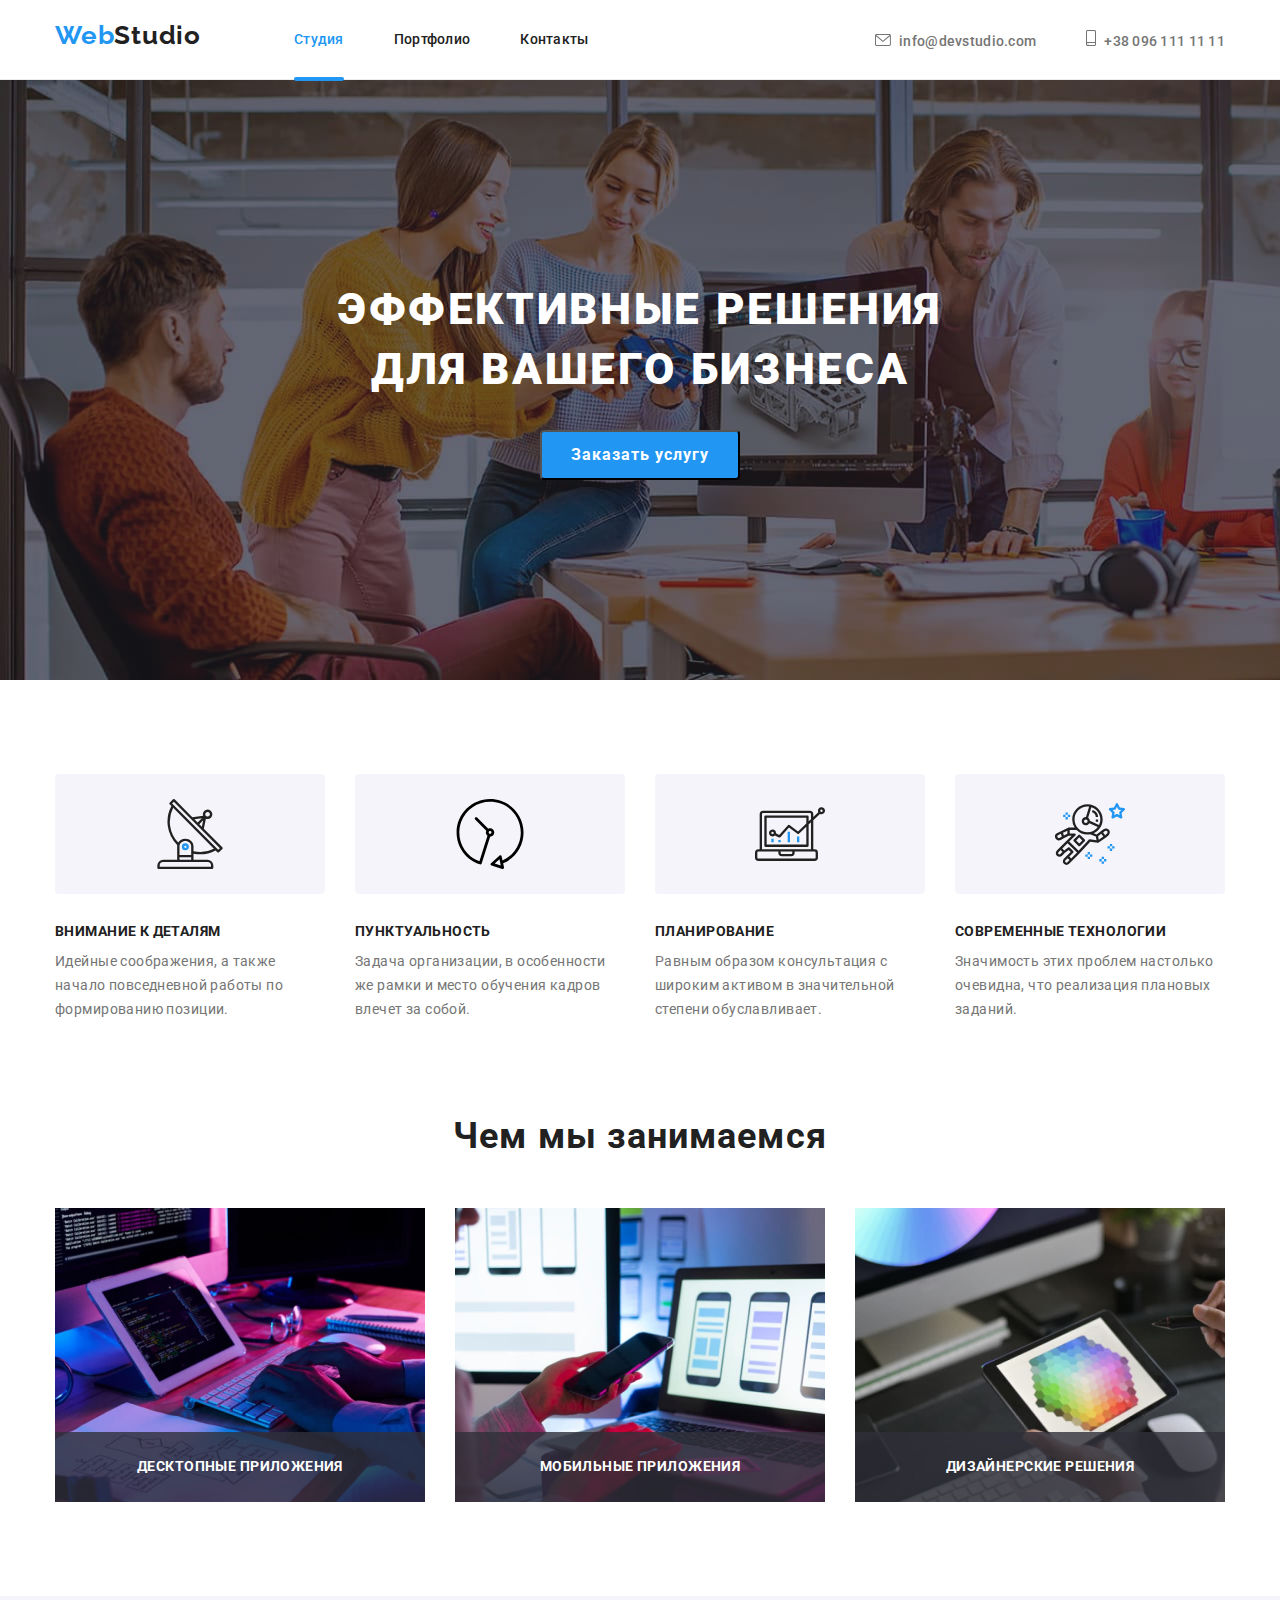
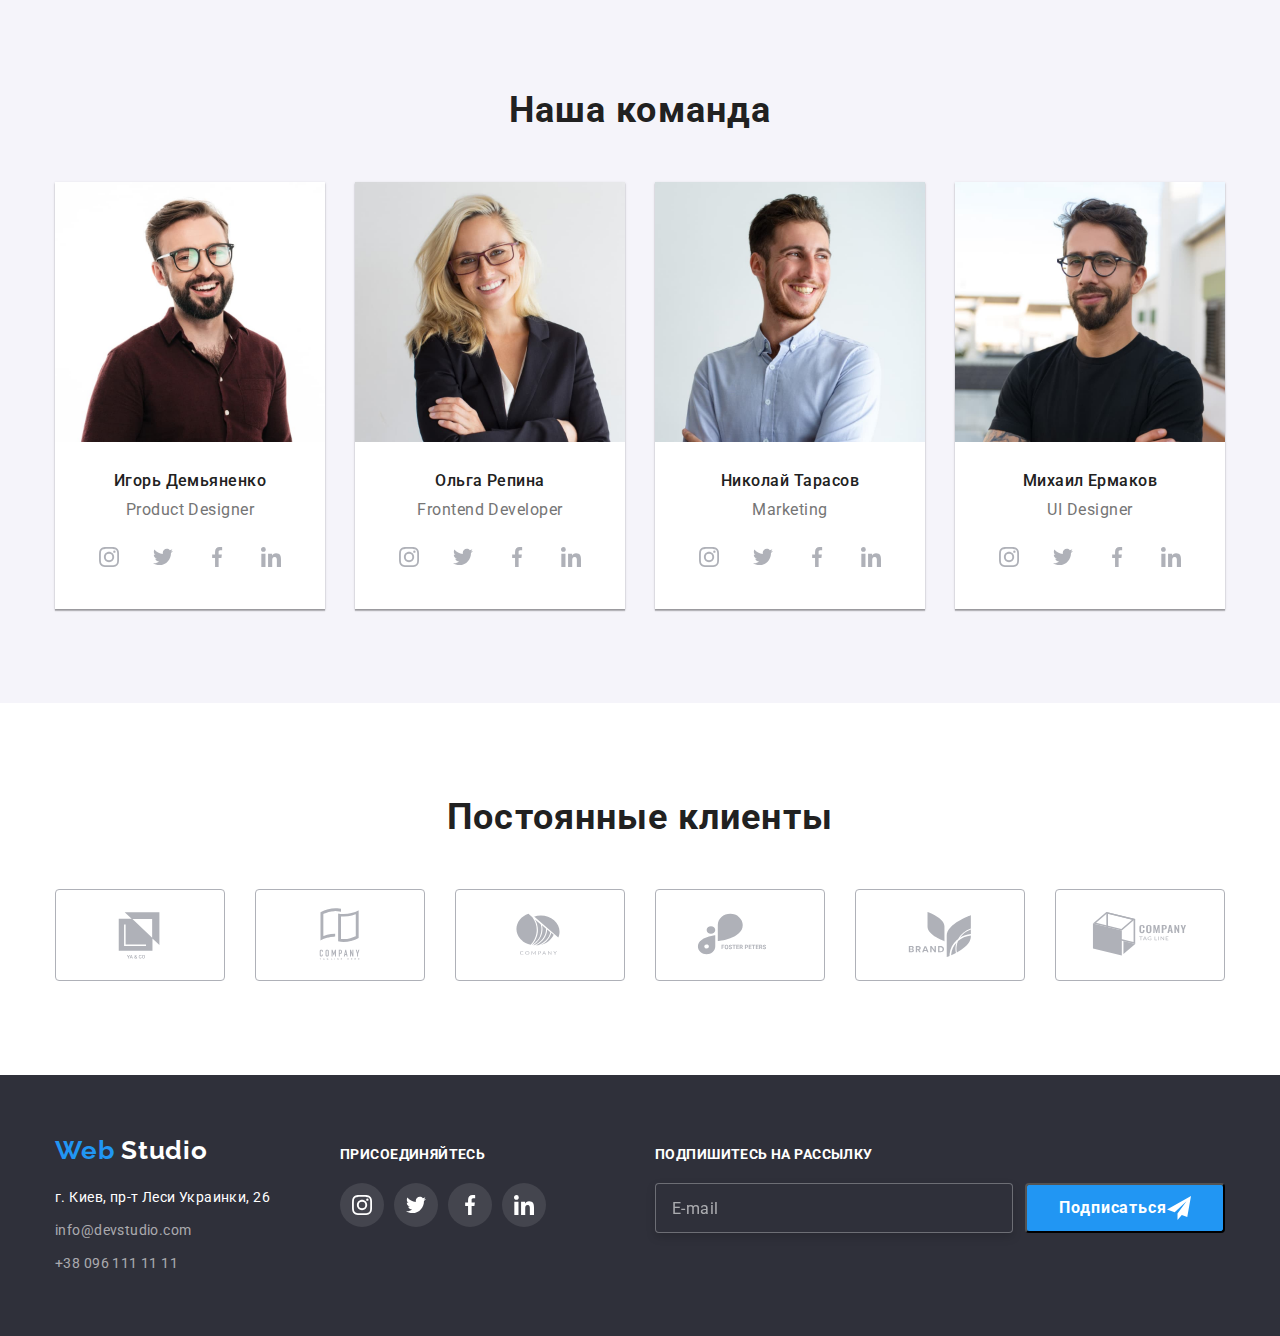
<file: index.html>
<!DOCTYPE html>
<html lang="ru">
	<head>
		<meta charset="UTF-8" />
		<meta http-equiv="X-UA-Compatible" content="IE=edge" />
		<meta name="viewport" content="width=device-width, initial-scale=1.0" />
		<title>WebStudio</title>
		<link
			rel="stylesheet"
			href="https://cdnjs.cloudflare.com/ajax/libs/modern-normalize/1.1.0/modern-normalize.min.css"
		/>
		<link rel="stylesheet" href="./css/main.min.css" />
		<link rel="preconnect" href="https://fonts.googleapis.com" />
		<link rel="preconnect" href="https://fonts.gstatic.com" crossorigin />
		<link
			href="https://fonts.googleapis.com/css2?family=Raleway:wght@700&family=Roboto:wght@400;500;700;900&display=swap"
			rel="stylesheet"
		/>
	</head>
	<body>
		<header class="header">
			<div class="container top">
				<nav class="navigation">
					<a href="./index.html" class="navigation__logo link">
						<span class="part-link">Web</span>
						Studio
					</a>
					<ul class="navigation__list list">
						<li class="navigation__item"><a class="navigation__link link menu-link current" href="">Студия</a></li>
						<li class="navigation__item">
							<a class="navigation__link link menu-link" href="portfolio.html">Портфолио</a>
						</li>
						<li class="navigation__item"><a class="navigation__link link menu-link" href="">Контакты</a></li>
					</ul>
				</nav>
				<ul class="contacts list">
					<li class="contacts__item">
						<a href="mailto:info@devstudio.com" target="_blank" rel="noreferrer noopener" class="contacts__link link">
							<svg class="icon-envelope" width="16px" height="12px">
								<use href="./img/icons.svg#icon-envelope"></use>
							</svg>
							info@devstudio.com
						</a>
					</li>
					<li class="contacts__item">
						<a
							href="tel:+380961111111"
							target="_blank"
							rel="noreferrer noopener"
							class="contacts__link link smartphon-link"
						>
							<svg class="icon-smartphone" width="10px" height="16px">
								<use href="./img/icons.svg#icon-smartphone"></use>
							</svg>
							+38 096 111 11 11
						</a>
					</li>
				</ul>
				<button class="menu-open" type="button">
					<svg class="icon-menu" width="40px" height="40px">
						<use href="./img/icons.svg#icon-menu"></use>
					</svg>
				</button>
			</div>
			<div class="mob-menu is-hidden">
				<div class="container">
					<button class="menu-close" type="button">
						<svg class="icon-close" width="40px" height="40px">
							<use href="./img/icons.svg#icon-close"></use>
						</svg>
					</button>
					<nav class="mob-navigation">
						<ul class="mob-navigation__list list">
							<li class="mob-navigation__item">
								<a class="mob-navigation__link link menu-link current" href="">Студия</a>
							</li>
							<li class="mob-navigation__item">
								<a class="mob-navigation__link link menu-link" href="portfolio.html">Портфолио</a>
							</li>
							<li class="mob-navigation__item"><a class="mob-navigation__link link menu-link" href="">Контакты</a></li>
						</ul>
					</nav>
					<ul class="mob-contacts list">
						<li class="mob-contacts__item">
							<a
								href="mailto:info@devstudio.com"
								target="_blank"
								rel="noreferrer noopener"
								class="mob-contacts__link link"
							>
								<svg class="icon-envelope" width="16px" height="12px">
									<use href="./img/icons.svg#icon-envelope"></use>
								</svg>
								info@devstudio.com
							</a>
						</li>
						<li class="mob-contacts__item">
							<a
								href="tel:+380961111111"
								target="_blank"
								rel="noreferrer noopener"
								class="mob-contacts__link link mob-smartphon-link"
							>
								<svg class="icon-smartphone" width="10px" height="16px">
									<use href="./img/icons.svg#icon-smartphone"></use>
								</svg>
								+38 096 111 11 11
							</a>
						</li>
					</ul>
					<ul class="networks list">
						<li class="networks-item"><a href="" class="networks-link link">Instagram</a></li>
						<li class="networks-item"><a href="" class="networks-link link">Twitter</a></li>
						<li class="networks-item"><a href="" class="networks-link link">Linkedin</a></li>
						<li class="networks-item"><a href="" class="networks-link link">Facebook</a></li>
					</ul>
				</div>
			</div>
		</header>
		<main>
			<div class="backdrop is-hidden" data-modal>
				<div class="modal">
					<button type="button" class="modal__close-btn" data-modal-close>
						<svg class="close-icon" width="11px" height="11px"><use href="./img/icons.svg#icon-cross"></use></svg>
					</button>
					<p class="modal__title">Оставьте свои данные, мы вам перезвоним</p>
					<form class="modal-form">
						<div class="modal-inputs">
							<div class="modal-inputs__field">
								<label class="modal-inputs__label" for="user-name">Имя</label>
								<div class="input-div">
									<input type="text" class="modal-inputs__input" name="user-name" id="user-name" required />
									<svg class="modal-inputs__icon" width="18" height="18">
										<use href="./img/icons.svg#icon-person"></use>
									</svg>
								</div>
							</div>
							<div class="modal-inputs__field">
								<label class="modal-inputs__label" for="user-tel">Телефон</label>
								<div class="input-div">
									<input type="tel" class="modal-inputs__input" name="user-tel" id="user-tel" required />
									<svg class="modal-inputs__icon" width="18" height="18">
										<use href="./img/icons.svg#icon-phone"></use>
									</svg>
								</div>
							</div>
							<div class="modal-inputs__field">
								<label class="modal-inputs__label" for="user-email">Почта</label>
								<div class="input-div">
									<input type="email" class="modal-inputs__input" name="user-email" id="user-email" required />
									<svg class="modal-inputs__icon" width="18" height="18">
										<use href="./img/icons.svg#icon-email"></use>
									</svg>
								</div>
							</div>
							<div class="modal-inputs__field">
								<label class="modal-inputs__label" for="user-text">Комментарий</label>
								<textarea
									class="modal-inputs__text"
									name="user-text"
									id="user-text"
									placeholder="Введите текст"
								></textarea>
							</div>
						</div>
						<div class="checkbox">
							<label class="checkbox__label">
								<input class="checkbox__input" type="checkbox" name="agree" />
								<span class="icon-span"></span>
								Соглашаюсь с рассылкой и принимаю
								<a class="checkbox__link" href="">&nbsp;Условия договора</a>
							</label>
						</div>
						<button class="btn modal-form__btn" type="submit">Отправить</button>
					</form>
				</div>
			</div>
			<section class="hero section">
				<div class="container">
					<h1 class="hero__title">ЭФФЕКТИВНЫЕ РЕШЕНИЯ ДЛЯ ВАШЕГО БИЗНЕСА</h1>
					<button data-modal-open class="btn" type="button">Заказать услугу</button>
				</div>
			</section>
			<section class="features section">
				<div class="container explanation">
					<h2 class="visually-hidden">Features</h2>
					<ul class="features__list list">
						<li class="features__item">
							<div class="features__block">
								<svg class="icon-antenna" width="70px" height="70px">
									<use href="./img/icons.svg#icon-antenna"></use>
								</svg>
							</div>
							<h3 class="features__title">Внимание к деталям</h3>
							<p class="features__text">
								Идейные соображения, а также начало повседневной работы по формированию позиции.
							</p>
						</li>
						<li class="features__item">
							<div class="features__block">
								<svg class="icon-vector" width="70px" height="70px">
									<use href="./img/icons.svg#icon-vector"></use>
								</svg>
							</div>
							<h3 class="features__title">Пунктуальность</h3>
							<p class="features__text">
								Задача организации, в особенности же рамки и место обучения кадров влечет за собой.
							</p>
						</li>
						<li class="features__item">
							<div class="features__block">
								<svg class="icon-diagram" width="70px" height="70px">
									<use href="./img/icons.svg#icon-diagram"></use>
								</svg>
							</div>
							<h3 class="features__title">Планирование</h3>
							<p class="features__text">
								Равным образом консультация с широким активом в значительной степени обуславливает.
							</p>
						</li>
						<li class="features__item">
							<div class="features__block">
								<svg class="icon-astronaut" width="70px" height="70px">
									<use href="./img/icons.svg#icon-astronaut"></use>
								</svg>
							</div>
							<h3 class="features__title">Современные технологии</h3>
							<p class="features__text">Значимость этих проблем настолько очевидна, что реализация плановых заданий.</p>
						</li>
					</ul>
				</div>
			</section>
			<section class="section services">
				<div class="container">
					<h2 class="section__title">Чем мы занимаемся</h2>
					<ul class="list work">
						<li class="work__item">
							<picture>
								<source srcset="./img/img.jpg 1x, ./img/img-2x.jpg 2x" media="(min-width:1200px)" />
								<img class="image" src="./img/img.jpg" alt="работа" width="370" height="294" />
							</picture>
							<div class="work__div"><p class="work__text">Десктопные приложения</p></div>
						</li>
						<li class="work__item">
							<picture>
								<source srcset="./img/laptop.jpg 1x, ./img/laptop-2x.jpg 2x" media="(min-width:1200px)" />
								<img class="image" src="./img/laptop.jpg" alt="работа" width="370" height="294" />
							</picture>
							<div class="work__div"><p class="work__text">Мобильные приложения</p></div>
						</li>
						<li class="work__item">
							<picture>
								<source srcset="./img/tablet.jpg 1x, ./img/tablet-2x.jpg 2x" media="(min-width:1200px)" />
								<img class="image" src="./img/tablet.jpg" alt="работа" width="370" height="294" />
							</picture>
							<div class="work__div"><p class="work__text">Дизайнерские решения</p></div>
						</li>
					</ul>
				</div>
			</section>
			<section class="section team">
				<div class="container persons">
					<h2 class="section__title">Наша команда</h2>
					<ul class="cards list">
						<li class="cards__list">
							<picture>
								<source srcset="./img/Igor.jpg 1x, ./img/igor-2x.jpg 2x" media="(min-width:1200px)" />
								<source srcset="./img/igor-tab.jpg 1x, ./img/igor-tab-2x.jpg 2x" media="(min-width:768px)" />
								<source srcset="./img/igor-mob.jpg 1x, ./img/igor-mob-2x.jpg 2x" media="(max-width:767px)" />
								<img src="./img/igor-mob.jpg" alt="Игорь" class="image" width="450" height="460" />
							</picture>
							<div class="cards__div">
								<h3 class="cards__title">Игорь Демьяненко</h3>
								<p class="cards__text">Product Designer</p>
								<ul class="social-list list">
									<li class="social-list__item">
										<a href="" class="social-list__link">
											<svg class="social-list__icon" width="20px" height="20px">
												<use href="./img/icons.svg#icon-instagram"></use>
											</svg>
										</a>
									</li>
									<li class="social-list__item">
										<a href="" class="social-list__link">
											<svg class="social-list__icon" width="20px" height="20px">
												<use href="./img/icons.svg#icon-twitter"></use>
											</svg>
										</a>
									</li>
									<li class="social-list__item">
										<a href="" class="social-list__link">
											<svg class="social-list__icon" width="20px" height="20px">
												<use href="./img/icons.svg#icon-facebook"></use>
											</svg>
										</a>
									</li>
									<li class="social-list__item">
										<a href="" class="social-list__link">
											<svg class="social-list__icon" width="20px" height="20px">
												<use href="./img/icons.svg#icon-linkedin"></use>
											</svg>
										</a>
									</li>
								</ul>
							</div>
						</li>
						<li class="cards__list">
							<picture>
								<source srcset="./img/Olga.jpg 1x, ./img/olga-2x.jpg 2x" media="(min-width:1200px)" />
								<source srcset="./img/olga-tab.jpg 1x, ./img/olga-tab-2x.jpg 2x" media="(min-width:768px)" />
								<source srcset="./img/olga-mob.jpg 1x, ./img/olga-mob-2x.jpg 2x" media="(max-width:767px)" />
								<img src="./img/olga-mob.jpg" alt="Ольга" class="image" width="450" height="460" />
							</picture>
							<div class="cards__div">
								<h3 class="cards__title">Ольга Репина</h3>
								<p class="cards__text">Frontend Developer</p>
								<ul class="social-list list">
									<li class="social-list__item">
										<a href="" class="social-list__link">
											<svg class="social-list__icon" width="20px" height="20px">
												<use href="./img/icons.svg#icon-instagram"></use>
											</svg>
										</a>
									</li>
									<li class="social-list__item">
										<a href="" class="social-list__link">
											<svg class="social-list__icon" width="20px" height="20px">
												<use href="./img/icons.svg#icon-twitter"></use>
											</svg>
										</a>
									</li>
									<li class="social-list__item">
										<a href="" class="social-list__link">
											<svg class="social-list__icon" width="20px" height="20px">
												<use href="./img/icons.svg#icon-facebook"></use>
											</svg>
										</a>
									</li>
									<li class="social-list__item">
										<a href="" class="social-list__link">
											<svg class="social-list__icon" width="20px" height="20px">
												<use href="./img/icons.svg#icon-linkedin"></use>
											</svg>
										</a>
									</li>
								</ul>
							</div>
						</li>
						<li class="cards__list">
							<picture>
								<source srcset="./img/Nick.jpg 1x, ./img/nick-2x.jpg 2x" media="(min-width:1200px)" />
								<source srcset="./img/nick-tab.jpg 1x, ./img/nick-tab-2x.jpg 2x" media="(min-width:768px)" />
								<source srcset="./img/nick-mob.jpg 1x, ./img/nick-mob-2x.jpg 2x" media="(max-width:767px)" />
								<img src="./img/nick-mob.jpg" alt="Николай" class="image" width="450" height="460" />
							</picture>
							<div class="cards__div">
								<h3 class="cards__title">Николай Тарасов</h3>
								<p class="cards__text">Marketing</p>
								<ul class="social-list list">
									<li class="social-list__item">
										<a href="" class="social-list__link">
											<svg class="social-list__icon" width="20px" height="20px">
												<use href="./img/icons.svg#icon-instagram"></use>
											</svg>
										</a>
									</li>
									<li class="social-list__item">
										<a href="" class="social-list__link">
											<svg class="social-list__icon" width="20px" height="20px">
												<use href="./img/icons.svg#icon-twitter"></use>
											</svg>
										</a>
									</li>
									<li class="social-list__item">
										<a href="" class="social-list__link">
											<svg class="social-list__icon" width="20px" height="20px">
												<use href="./img/icons.svg#icon-facebook"></use>
											</svg>
										</a>
									</li>
									<li class="social-list__item">
										<a href="" class="social-list__link">
											<svg class="social-list__icon" width="20px" height="20px">
												<use href="./img/icons.svg#icon-linkedin"></use>
											</svg>
										</a>
									</li>
								</ul>
							</div>
						</li>
						<li class="cards__list">
							<picture>
								<source srcset="./img/Miсkhael.jpg 1x, ./img/mickhael-2x.jpg 2x" media="(min-width:1200px)" />
								<source srcset="./img/mickhael-tab.jpg 1x, ./img/mickhael-tab-2x.jpg 2x" media="(min-width:768px)" />
								<source srcset="./img/mickhael-mob.jpg 1x, ./img/mickhael-mob-2x.jpg 2x" media="(max-width:767px)" />
								<img src="./img/mickhael-mob.jpg" alt="Михаил" class="image" width="450" height="460" />
							</picture>
							<div class="cards__div">
								<h3 class="cards__title">Михаил Ермаков</h3>
								<p class="cards__text">UI Designer</p>
								<ul class="social-list list">
									<li class="social-list__item">
										<a href="" class="social-list__link">
											<svg class="social-list__icon" width="20px" height="20px">
												<use href="./img/icons.svg#icon-instagram"></use>
											</svg>
										</a>
									</li>
									<li class="social-list__item">
										<a href="" class="social-list__link">
											<svg class="social-list__icon" width="20px" height="20px">
												<use href="./img/icons.svg#icon-twitter"></use>
											</svg>
										</a>
									</li>
									<li class="social-list__item">
										<a href="" class="social-list__link">
											<svg class="social-list__icon" width="20px" height="20px">
												<use href="./img/icons.svg#icon-facebook"></use>
											</svg>
										</a>
									</li>
									<li class="social-list__item">
										<a href="" class="social-list__link">
											<svg class="social-list__icon" width="20px" height="20px">
												<use href="./img/icons.svg#icon-linkedin"></use>
											</svg>
										</a>
									</li>
								</ul>
							</div>
						</li>
					</ul>
				</div>
			</section>
			<section class="section clients">
				<div class="container">
					<h2 class="section__title">Постоянные клиенты</h2>
					<ul class="clients__list list">
						<li class="clients__item">
							<a href="" class="clients__link">
								<svg class="clients__icon"><use href="./img/icons.svg#icon-logo1"></use></svg>
							</a>
						</li>
						<li class="clients__item">
							<a href="" class="clients__link">
								<svg class="clients__icon"><use href="./img/icons.svg#icon-logo2"></use></svg>
							</a>
						</li>
						<li class="clients__item">
							<a href="" class="clients__link">
								<svg class="clients__icon"><use href="./img/icons.svg#icon-logo3"></use></svg>
							</a>
						</li>
						<li class="clients__item">
							<a href="" class="clients__link">
								<svg class="clients__icon"><use href="./img/icons.svg#icon-logo4"></use></svg>
							</a>
						</li>
						<li class="clients__item">
							<a href="" class="clients__link">
								<svg class="clients__icon"><use href="./img/icons.svg#icon-logo5"></use></svg>
							</a>
						</li>
						<li class="clients__item">
							<a href="" class="clients__link">
								<svg class="clients__icon"><use href="./img/icons.svg#icon-logo6"></use></svg>
							</a>
						</li>
					</ul>
				</div>
			</section>
		</main>
		<footer class="footer">
			<div class="container end">
				<div class="final">
					<a href="./index.html" class="footer-part-link link">
						<span class="part-link">Web</span>
						Studio
					</a>
					<address class="address">
						<ul class="address__list">
							<li class="address__item">
								<a
									href="https://goo.gl/maps/cinAFBpo13wNEEMP8"
									target="_blank"
									rel="noreferrer noopener"
									class="address__link link"
								>
									<span class="footer-address-link">г. Киев, пр-т Леси Украинки, 26</span>
								</a>
							</li>
							<li class="address__item">
								<a
									href="mailto:info@devstudio.com"
									target="_blank"
									rel="noreferrer noopener"
									class="address__link link"
								>
									info@devstudio.com
								</a>
							</li>
							<li class="address__item">
								<a href="tel:+380961111111" target="_blank" rel="noreferrer noopener" class="address__link link">
									+38 096 111 11 11
								</a>
							</li>
						</ul>
					</address>
				</div>
				<div class="social">
					<h3 class="social__title">Присоединяйтесь</h3>
					<ul class="soc-network list">
						<li class="soc-network__item">
							<a href="" class="soc-network__link">
								<svg class="soc-network__icon" width="20px" height="20px">
									<use href="./img/icons.svg#icon-instagram"></use>
								</svg>
							</a>
						</li>
						<li class="soc-network__item">
							<a href="" class="soc-network__link">
								<svg class="soc-network__icon" width="20px" height="20px">
									<use href="./img/icons.svg#icon-twitter"></use>
								</svg>
							</a>
						</li>
						<li class="soc-network__item">
							<a href="" class="soc-network__link">
								<svg class="soc-network__icon" width="20px" height="20px">
									<use href="./img/icons.svg#icon-facebook"></use>
								</svg>
							</a>
						</li>
						<li class="soc-network__item">
							<a href="" class="soc-network__link">
								<svg class="soc-network__icon" width="20px" height="20px">
									<use href="./img/icons.svg#icon-linkedin"></use>
								</svg>
							</a>
						</li>
					</ul>
				</div>
				<div class="subscribe">
					<p class="subscribe__title">Подпишитесь на рассылку</p>
					<form class="footer-field">
						<input type="email" class="footer-field__input" name="email" id="email" required placeholder="E-mail" />
						<button class="btn footer-field__btn" type="button">
							Подписаться
							<svg class="send-icon" width="24" height="24"><use href="./img/icons.svg#icon-send"></use></svg>
						</button>
					</form>
				</div>
			</div>
		</footer>
		<script src="./js/modal.js"></script>
		<script src="./js/menu.js"></script>
	</body>
</html>
</file>
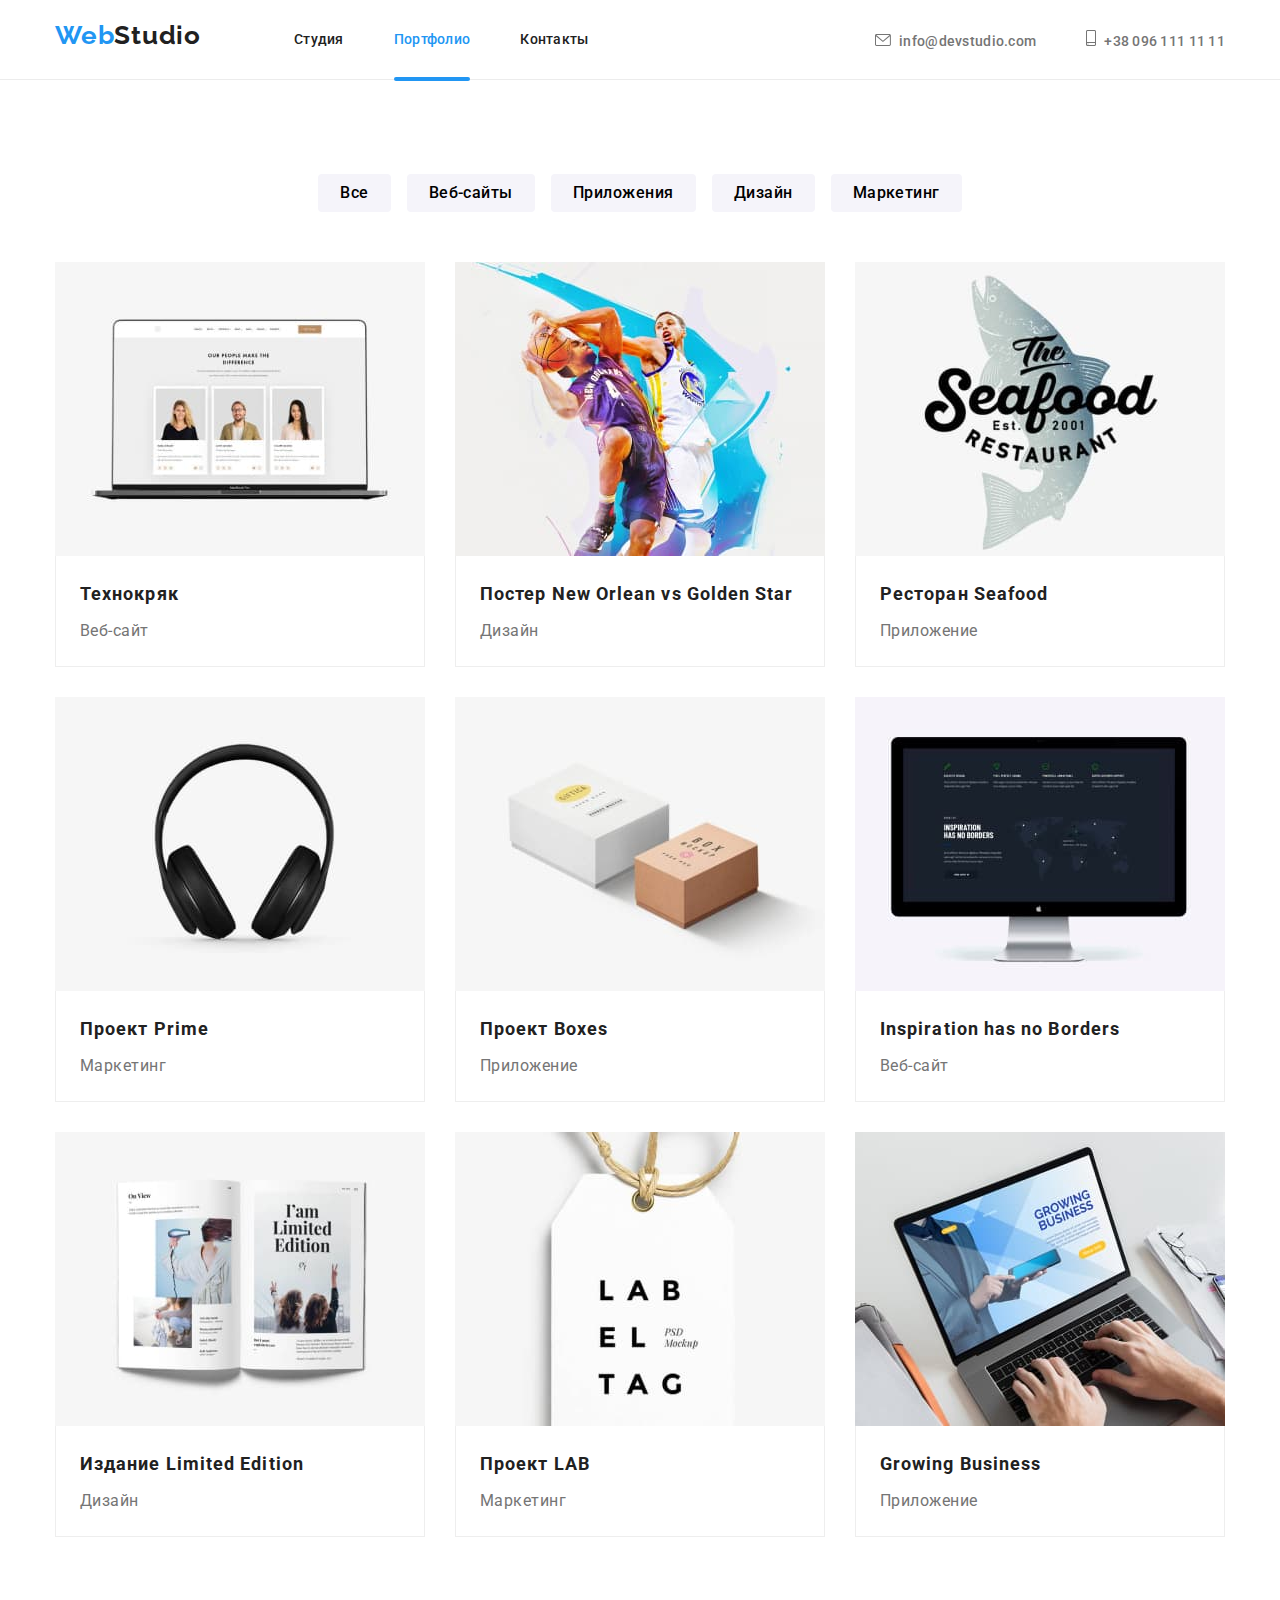
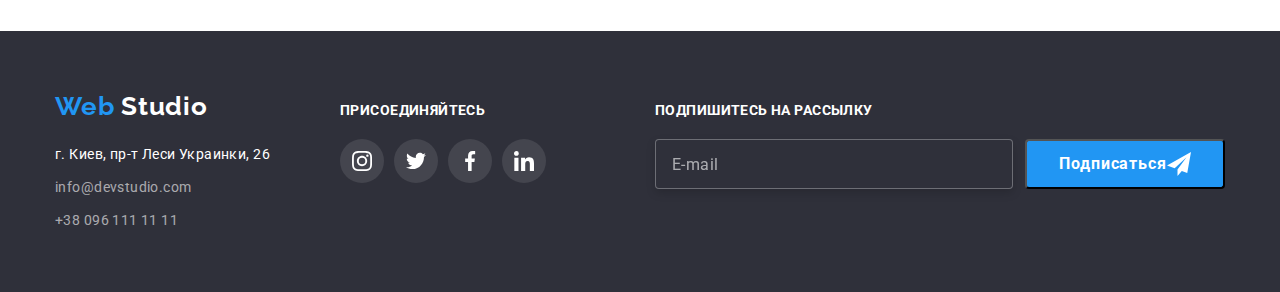
<file: portfolio.html>
<!DOCTYPE html>
<html lang="ru">
	<head>
		<meta charset="UTF-8" />
		<meta http-equiv="X-UA-Compatible" content="IE=edge" />
		<meta name="viewport" content="width=device-width, initial-scale=1.0" />
		<title>WebStudio</title>
		<link
			rel="stylesheet"
			href="https://cdnjs.cloudflare.com/ajax/libs/modern-normalize/1.1.0/modern-normalize.min.css"
		/>
		<link rel="stylesheet" href="./css/main.min.css" />
		<link rel="preconnect" href="https://fonts.googleapis.com" />
		<link rel="preconnect" href="https://fonts.gstatic.com" crossorigin />
		<link
			href="https://fonts.googleapis.com/css2?family=Raleway:wght@700&family=Roboto:wght@400;500;700;900&display=swap"
			rel="stylesheet"
		/>
	</head>
	<body>
		<header class="header">
			<div class="container top">
				<nav class="navigation">
					<a href="./index.html" class="navigation__logo link">
						<span class="part-link">Web</span>
						Studio
					</a>
					<ul class="navigation__list list">
						<li class="navigation__item"><a class="navigation__link link menu-link" href="./index.html">Студия</a></li>
						<li class="navigation__item">
							<a class="navigation__link link menu-link current" href="">Портфолио</a>
						</li>
						<li class="navigation__item"><a class="navigation__link link menu-link" href="">Контакты</a></li>
					</ul>
				</nav>
				<ul class="contacts list">
					<li class="contacts__item">
						<a href="mailto:info@devstudio.com" target="_blank" rel="noreferrer noopener" class="contacts__link link">
							<svg class="icon-envelope" width="16px" height="12px">
								<use href="./img/icons.svg#icon-envelope"></use>
							</svg>
							info@devstudio.com
						</a>
					</li>
					<li class="contacts__item">
						<a
							href="tel:+380961111111"
							target="_blank"
							rel="noreferrer noopener"
							class="contacts__link link smartphon-link"
						>
							<svg class="icon-smartphone" width="10px" height="16px">
								<use href="./img/icons.svg#icon-smartphone"></use>
							</svg>
							+38 096 111 11 11
						</a>
					</li>
				</ul>
				<button class="menu-open" type="button">
					<svg class="icon-menu" width="40px" height="40px">
						<use href="./img/icons.svg#icon-menu"></use>
					</svg>
				</button>
			</div>
			<div class="mob-menu is-hidden">
				<div class="container">
					<button class="menu-close" type="button">
						<svg class="icon-close" width="40px" height="40px">
							<use href="./img/icons.svg#icon-close"></use>
						</svg>
					</button>
					<nav class="mob-navigation">
						<ul class="mob-navigation__list list">
							<li class="mob-navigation__item">
								<a class="mob-navigation__link link menu-link" href="index.html">Студия</a>
							</li>
							<li class="mob-navigation__item">
								<a class="mob-navigation__link link menu-link current" href="portfolio.html">Портфолио</a>
							</li>
							<li class="mob-navigation__item"><a class="mob-navigation__link link menu-link" href="">Контакты</a></li>
						</ul>
					</nav>
					<ul class="mob-contacts list">
						<li class="mob-contacts__item">
							<a
								href="mailto:info@devstudio.com"
								target="_blank"
								rel="noreferrer noopener"
								class="mob-contacts__link link"
							>
								<svg class="icon-envelope" width="16px" height="12px">
									<use href="./img/icons.svg#icon-envelope"></use>
								</svg>
								info@devstudio.com
							</a>
						</li>
						<li class="mob-contacts__item">
							<a
								href="tel:+380961111111"
								target="_blank"
								rel="noreferrer noopener"
								class="mob-contacts__link link mob-smartphon-link"
							>
								<svg class="icon-smartphone" width="10px" height="16px">
									<use href="./img/icons.svg#icon-smartphone"></use>
								</svg>
								+38 096 111 11 11
							</a>
						</li>
					</ul>
					<ul class="networks list">
						<li class="networks-item"><a href="" class="networks-link link">Instagram</a></li>
						<li class="networks-item"><a href="" class="networks-link link">Twitter</a></li>
						<li class="networks-item"><a href="" class="networks-link link">Linkedin</a></li>
						<li class="networks-item"><a href="" class="networks-link link">Facebook</a></li>
					</ul>
				</div>
			</div>
		</header>
		<main>
			<section class="portfolio section">
				<div class="container main">
					<h1 hidden>Портфолио</h1>
					<ul class="filters list">
						<li class="filters__items"><button class="button" type="button">Все</button></li>
						<li class="filters__items"><button class="button" type="button">Веб-сайты</button></li>
						<li class="filters__items"><button class="button" type="button">Приложения</button></li>
						<li class="filters__items"><button class="button" type="button">Дизайн</button></li>
						<li class="filters__items"><button class="button" type="button">Маркетинг</button></li>
					</ul>
					<ul class="projects list">
						<li class="projects__item">
							<a class="link projects__link" href="">
								<div class="projects__thumb">
									<picture>
										<source srcset="./img/technokryak.jpg 1x, ./img/technokryak-2x.jpg 2x" media="(min-width:1200px)" />
										<source
											srcset="./img/technokryak-tab.jpg 1x, ./img/technokryak-tab-2x.jpg 2x"
											media="(min-width:768px)"
										/>
										<source
											srcset="./img/technokryak-mob.jpg 1x, ./img/technokryak-mob-2x.jpg 2x"
											media="(max-width:767px)"
										/>
										<img
											src="./img/technokryak-mob.jpg"
											alt="Ноутбук с портфолио"
											class="image"
											width="450"
											height="294"
										/>
									</picture>
									<p class="projects__text">
										Ресурс предлагает комплексные предложения с разным уровнем функционала и сервисов. Все это позволит
										посетителю получить исчерпывающие сведения о компании или частном лице.
									</p>
								</div>
								<div class="projects__div">
									<h2 class="title">Технокряк</h2>
									<p class="text">Веб-сайт</p>
								</div>
							</a>
						</li>
						<li class="projects__item">
							<a class="link projects__link" href="">
								<div class="projects__thumb">
									<picture>
										<source srcset="./img/poster.jpg 1x, ./img/poster-2x.jpg 2x" media="(min-width:1200px)" />
										<source srcset="./img/poster-tab.jpg 1x, ./img/poster-tab-2x.jpg 2x" media="(min-width:768px)" />
										<source srcset="./img/poster-mob.jpg 1x, ./img/poster-mob-2x.jpg 2x" media="(max-width:767px)" />
										<img src="./img/poster-mob.jpg" alt="Баскетбольний матч" class="image" width="450" height="294" />
									</picture>
									<p class="projects__text">
										Ресурс предлагает комплексные предложения с разным уровнем функционала и сервисов. Все это позволит
										посетителю получить исчерпывающие сведения о компании или частном лице.
									</p>
								</div>
								<div class="projects__div">
									<h2 class="title">Постер New Orlean vs Golden Star</h2>
									<p class="text">Дизайн</p>
								</div>
							</a>
						</li>
						<li class="projects__item">
							<a class="link projects__link" href="">
								<div class="projects__thumb">
									<picture>
										<source srcset="./img/seafood.jpg 1x, ./img/seafood-2x.jpg 2x" media="(min-width:1200px)" />
										<source srcset="./img/seafood-tab.jpg 1x, ./img/seafood-tab-2x.jpg 2x" media="(min-width:768px)" />
										<source srcset="./img/seafood-mob.jpg 1x, ./img/seafood-mob-2x.jpg 2x" media="(max-width:767px)" />
										<img src="./img/seafood-mob.jpg" alt="Морской ресторан" class="image" width="450" height="294" />
									</picture>
									<p class="projects__text">
										Ресурс предлагает комплексные предложения с разным уровнем функционала и сервисов. Все это позволит
										посетителю получить исчерпывающие сведения о компании или частном лице.
									</p>
								</div>
								<div class="projects__div">
									<h2 class="title">Ресторан Seafood</h2>
									<p class="text">Приложение</p>
								</div>
							</a>
						</li>
						<li class="projects__item">
							<a class="link projects__link" href="">
								<div class="projects__thumb">
									<picture>
										<source srcset="./img/prime.jpg 1x, ./img/prime-2x.jpg 2x" media="(min-width:1200px)" />
										<source srcset="./img/prime-tab.jpg 1x, ./img/prime-tab-2x.jpg 2x" media="(min-width:768px)" />
										<source srcset="./img/prime-mob.jpg 1x, ./img/prime-mob-2x.jpg 2x" media="(max-width:767px)" />
										<img src="./img/prime-mob.jpg" alt="Наушники" class="image" width="450" height="294" />
									</picture>
									<p class="projects__text">
										Ресурс предлагает комплексные предложения с разным уровнем функционала и сервисов. Все это позволит
										посетителю получить исчерпывающие сведения о компании или частном лице.
									</p>
								</div>
								<div class="projects__div">
									<h2 class="title">Проект Prime</h2>
									<p class="text">Маркетинг</p>
								</div>
							</a>
						</li>
						<li class="projects__item">
							<a class="link projects__link" href="">
								<div class="projects__thumb">
									<picture>
										<source srcset="./img/boxes.jpg 1x, ./img/boxes-2x.jpg 2x" media="(min-width:1200px)" />
										<source srcset="./img/boxes-tab.jpg 1x, ./img/boxes-tab-2x.jpg 2x" media="(min-width:768px)" />
										<source srcset="./img/boxes-mob.jpg 1x, ./img/boxes-mob-2x.jpg 2x" media="(max-width:767px)" />
										<img src="./img/boxes-mob.jpg" alt="Коробки" class="image" width="450" height="294" />
									</picture>
									<p class="projects__text">
										Ресурс предлагает комплексные предложения с разным уровнем функционала и сервисов. Все это позволит
										посетителю получить исчерпывающие сведения о компании или частном лице.
									</p>
								</div>
								<div class="projects__div">
									<h2 class="title">Проект Boxes</h2>
									<p class="text">Приложение</p>
								</div>
							</a>
						</li>
						<li class="projects__item">
							<a class="link projects__link" href="">
								<div class="projects__thumb">
									<picture>
										<source srcset="./img/inspiration.jpg 1x, ./img/inspiration-2x.jpg 2x" media="(min-width:1200px)" />
										<source
											srcset="./img/inspiration-tab.jpg 1x, ./img/inspiration-tab-2x.jpg 2x"
											media="(min-width:768px)"
										/>
										<source
											srcset="./img/inspiration-mob.jpg 1x, ./img/inspiration-mob-2x.jpg 2x"
											media="(max-width:767px)"
										/>
										<img src="./img/inspiration-mob.jpg" alt="Монитор" class="image" width="450" height="294" />
									</picture>
									<p class="projects__text">
										Ресурс предлагает комплексные предложения с разным уровнем функционала и сервисов. Все это позволит
										посетителю получить исчерпывающие сведения о компании или частном лице.
									</p>
								</div>
								<div class="projects__div">
									<h2 class="title">Inspiration has no Borders</h2>
									<p class="text">Веб-сайт</p>
								</div>
							</a>
						</li>
						<li class="projects__item">
							<a class="link projects__link" href="">
								<div class="projects__thumb">
									<picture>
										<source
											srcset="./img/limited-edition.jpg 1x, ./img/limited-edition-2x.jpg 2x"
											media="(min-width:1200px)"
										/>
										<source
											srcset="./img/limited-edition-tab.jpg 1x, ./img/limited-edition-tab-2x.jpg 2x"
											media="(min-width:768px)"
										/>
										<source
											srcset="./img/limited-edition-mob.jpg 1x, ./img/limited-edition-mob-2x.jpg 2x"
											media="(max-width:767px)"
										/>
										<img src="./img/limited-edition-mob.jpg" alt="Журнал" class="image" width="450" height="294" />
									</picture>
									<p class="projects__text">
										Ресурс предлагает комплексные предложения с разным уровнем функционала и сервисов. Все это позволит
										посетителю получить исчерпывающие сведения о компании или частном лице.
									</p>
								</div>
								<div class="projects__div">
									<h2 class="title">Издание Limited Edition</h2>
									<p class="text">Дизайн</p>
								</div>
							</a>
						</li>
						<li class="projects__item">
							<a class="link projects__link" href="">
								<div class="projects__thumb">
									<picture>
										<source srcset="./img/LAB.jpg 1x, ./img/LAB-2x.jpg 2x" media="(min-width:1200px)" />
										<source srcset="./img/LAB-tab.jpg 1x, ./img/LAB-tab-2x.jpg 2x" media="(min-width:768px)" />
										<source srcset="./img/LAB-mob.jpg 1x, ./img/LAB-mob-2x.jpg 2x" media="(max-width:767px)" />
										<img src="./img/LAB-mob.jpg" alt="Бирка" class="image" width="450" height="294" />
									</picture>
									<p class="projects__text">
										Ресурс предлагает комплексные предложения с разным уровнем функционала и сервисов. Все это позволит
										посетителю получить исчерпывающие сведения о компании или частном лице.
									</p>
								</div>
								<div class="projects__div">
									<h2 class="title">Проект LAB</h2>
									<p class="text">Маркетинг</p>
								</div>
							</a>
						</li>
						<li class="projects__item">
							<a class="link projects__link" href="">
								<div class="projects__thumb">
									<picture>
										<source
											srcset="./img/growing-business.jpg 1x, ./img/growing-business-2x.jpg 2x"
											media="(min-width:1200px)"
										/>
										<source
											srcset="./img/growing-business-tab.jpg 1x, ./img/growing-business-tab-2x.jpg 2x"
											media="(min-width:768px)"
										/>
										<source
											srcset="./img/growing-business-mob.jpg 1x, ./img/growing-business-mob-2x.jpg 2x"
											media="(max-width:767px)"
										/>
										<img src="./img/growing-business-mob.jpg" alt="Ноутбук" class="image" width="450" height="294" />
									</picture>
									<p class="projects__text">
										Ресурс предлагает комплексные предложения с разным уровнем функционала и сервисов. Все это позволит
										посетителю получить исчерпывающие сведения о компании или частном лице.
									</p>
								</div>
								<div class="projects__div">
									<h2 class="title">Growing Business</h2>
									<p class="text">Приложение</p>
								</div>
							</a>
						</li>
					</ul>
				</div>
			</section>
		</main>
		<footer class="footer">
			<div class="container end">
				<div class="final">
					<a href="./index.html" class="footer-part-link link">
						<span class="part-link">Web</span>
						Studio
					</a>
					<address class="address">
						<ul class="address__list">
							<li class="address__item">
								<a
									href="https://goo.gl/maps/cinAFBpo13wNEEMP8"
									target="_blank"
									rel="noreferrer noopener"
									class="address__link link"
								>
									<span class="footer-address-link">г. Киев, пр-т Леси Украинки, 26</span>
								</a>
							</li>
							<li class="address__item">
								<a
									href="mailto:info@devstudio.com"
									target="_blank"
									rel="noreferrer noopener"
									class="address__link link"
								>
									info@devstudio.com
								</a>
							</li>
							<li class="address__item">
								<a href="tel:+380961111111" target="_blank" rel="noreferrer noopener" class="address__link link">
									+38 096 111 11 11
								</a>
							</li>
						</ul>
					</address>
				</div>
				<div class="social">
					<h3 class="social__title">Присоединяйтесь</h3>
					<ul class="soc-network list">
						<li class="soc-network__item">
							<a href="" class="soc-network__link">
								<svg class="soc-network__icon" width="20px" height="20px">
									<use href="./img/icons.svg#icon-instagram"></use>
								</svg>
							</a>
						</li>
						<li class="soc-network__item">
							<a href="" class="soc-network__link">
								<svg class="soc-network__icon" width="20px" height="20px">
									<use href="./img/icons.svg#icon-twitter"></use>
								</svg>
							</a>
						</li>
						<li class="soc-network__item">
							<a href="" class="soc-network__link">
								<svg class="soc-network__icon" width="20px" height="20px">
									<use href="./img/icons.svg#icon-facebook"></use>
								</svg>
							</a>
						</li>
						<li class="soc-network__item">
							<a href="" class="soc-network__link">
								<svg class="soc-network__icon" width="20px" height="20px">
									<use href="./img/icons.svg#icon-linkedin"></use>
								</svg>
							</a>
						</li>
					</ul>
				</div>
				<div class="subscribe">
					<p class="subscribe__title">Подпишитесь на рассылку</p>
					<form class="footer-field">
						<input type="email" class="footer-field__input" name="email" id="email" required placeholder="E-mail" />
						<button class="btn footer-field__btn" type="button">
							Подписаться
							<svg class="send-icon" width="24" height="24"><use href="./img/icons.svg#icon-send"></use></svg>
						</button>
					</form>
				</div>
			</div>
		</footer>
		<script src="./js/menu.js"></script>
	</body>
</html>
</file>
<file: css/main.min.css>
:root{--primary-text-color: #757575;--title-text-color: #212121;--accent-color: #2196f3;--primary-bcg-color: #ffffff;--secondary-bcg-color: #f5f4fa;--another-bcg-color: #2f303a}h3{margin-top:0}p{margin-top:0;margin-bottom:0}img{display:block;max-width:100%;height:auto;width:100%}body{background-color:#fff;color:var(--title-text-color);font-family:"Roboto",sans-serif}.section{padding-bottom:94px;padding-top:94px}.no-scroll{overflow:hidden}.visually-hidden{border:0;clip:rect(0 0 0 0);height:auto;margin:0;overflow:hidden;padding:0;position:absolute;width:1px;white-space:nowrap}.container{width:100%;margin-left:auto;margin-right:auto;padding-left:15px;padding-right:15px}@media screen and (min-width: 480px){.container{max-width:480px}}@media screen and (min-width: 768px){.container{max-width:768px}}@media screen and (min-width: 1200px){.container{max-width:1200px}}.btn{background-color:var(--accent-color);color:var(--primary-bcg-color);cursor:pointer;font-family:inherit;font-style:normal;font-weight:700;font-size:16px;line-height:1.87;display:flex;align-items:center;letter-spacing:.06em;display:inline-block;margin-top:30px;width:200px;height:50px;border-radius:4px;transition:background-color 250ms cubic-bezier(0.4, 0, 0.2, 1)}.btn:hover,.btn:focus{background-color:#188ce8}.backdrop{position:fixed;top:0;left:0;width:100%;height:100%;background-color:rgba(0,0,0,.2);opacity:1;transition:opacity 250ms cubic-bezier(0.4, 0, 0.2, 1),visibility 250ms cubic-bezier(0.4, 0, 0.2, 1);z-index:1}.backdrop.is-hidden{opacity:0;pointer-events:none;visibility:hidden}.modal{width:528px;height:581px;background-color:#fff;position:absolute;top:50%;left:50%;transform:translate(-50%, -50%) scale(1);transition:transform 250ms cubic-bezier(0.4, 0, 0.2, 1);padding:40px}@media screen and (max-width: 1199px){.modal{width:450px;height:609px}}@media screen and (max-width: 450px){.modal{width:100%;height:568px}}.backdrop.is-hidden .modal{transform:translate(-50%, -50%) scale(0)}.modal__close-btn{position:absolute;top:8px;right:8px;width:30px;height:30px;background-color:var(--primary-bcg-color);border:1px solid rgba(0,0,0,.1);border-radius:50%;display:flex;justify-content:center;align-items:center;cursor:pointer}.modal__close-btnclose-icon{fill:#212121;transition:fill 250ms cubic-bezier(0.4, 0, 0.2, 1)}.modal__close-btn:hover .close-icon,.modal__close-btn:focus .close-icon{fill:var(--accent-color)}.modal__title{font-style:normal;font-weight:700;font-size:20px;line-height:1.15;text-align:center;letter-spacing:.03em;color:var(--title-text-color);margin-bottom:12px}.modal-inputs__label{margin-bottom:4px;display:inline-block}.modal-inputs__icon{left:12px;position:absolute;top:50%;transform:translateY(-50%)}.modal-inputs__input{width:100%;height:40px;border:1px solid rgba(33,33,33,.2);border-radius:4px;padding-left:42px;outline:none;font-weight:400;font-size:14px;line-height:1.16;letter-spacing:.01em;color:var(--title-text-color);transition:border-color 250ms cubic-bezier(0.4, 0, 0.2, 1)}.modal-inputs__input:focus{border-color:#2196f3}.input-div{position:relative;transition:fill 250ms cubic-bezier(0.4, 0, 0.2, 1)}.input-div:focus-within{fill:#2196f3}.modal-inputs__field{margin-bottom:10px}.modal-form{display:block;font-weight:400;font-size:12px;line-height:1.16;letter-spacing:.01em;color:#757575;margin-bottom:4px}.modal-inputs__text{width:100%;height:120px;border:1px solid rgba(33,33,33,.2);border-radius:4px;resize:none;padding:12px 16px}.modal-inputs__text::placeholder{font-weight:400;font-size:14px;line-height:1.14;letter-spacing:.01em;color:rgba(117,117,117,.5)}.modal-inputs__text:focus{border-color:#2196f3;outline:none}@media screen and (max-width: 450px){.modal-inputs__text{height:85px}}.checkbox{margin-bottom:30px;margin-top:20px}.icon-span{display:inline-block;width:16px;height:15px;border:2px solid #212121;border-radius:4px;margin-right:7px;transition:background-color 250ms cubic-bezier(0.4, 0, 0.2, 1)}.checkbox__input:checked+.icon-span{background-color:var(--accent-color);background-image:url("../img/icon checked.svg");background-size:contain;background-repeat:no-repeat;border:none}.checkbox__input:focus+.icon-span{outline:none;border:2px solid var(--accent-color)}.checkbox__link{color:#2196f3}.checkbox__input{border:0;clip:rect(0 0 0 0);height:auto;margin:0;overflow:hidden;padding:0;position:absolute;width:1px;white-space:nowrap}.checkbox__label{display:flex;justify-items:baseline;align-items:center;justify-content:center;font-weight:400;font-size:14px;line-height:1.71;letter-spacing:.03em;color:#757575}@media screen and (max-width: 1199px){.checkbox__label{font-size:12px;line-height:14px}}.checkbox:checked+.checkbox__label{border:2px solid var(--accent-color)}@media screen and (max-width: 450px){.checkbox__label{display:inline-block}}.modal-form__btn{margin:0 auto;display:block}.hero{background-color:var(--another-bcg-color);text-align:center;padding-top:200px;padding-bottom:200px;max-width:1600px;height:600px;margin-left:auto;margin-right:auto;background-image:linear-gradient(to right, rgba(47, 48, 58, 0.4), rgba(47, 48, 58, 0.4)),url(../img/background.jpg);background-size:cover;background-repeat:no-repeat}@media(min-device-pixel-ratio: 2),(min-resolution: 192dpi),(min-resolution: 2dppx){.hero{background-image:linear-gradient(to right, rgba(47, 48, 58, 0.4), rgba(47, 48, 58, 0.4)),url(../img/hero-bg-2x.jpg)}}@media screen and (max-width: 1199px){.hero{background-image:linear-gradient(to right, rgba(47, 48, 58, 0.4), rgba(47, 48, 58, 0.4)),url(../img/hero-bg-tab.jpg)}}@media screen and (max-width: 1199px)and (min-device-pixel-ratio: 2),screen and (max-width: 1199px)and (min-resolution: 192dpi),screen and (max-width: 1199px)and (min-resolution: 2dppx){.hero{background-image:linear-gradient(to right, rgba(47, 48, 58, 0.4), rgba(47, 48, 58, 0.4)),url(../img/hero-bg-tab-2x.jpg)}}@media screen and (max-width: 768px){.hero{background-image:linear-gradient(to right, rgba(47, 48, 58, 0.4), rgba(47, 48, 58, 0.4)),url(../img/hero-bg-mob.jpg)}}@media screen and (max-width: 768px)and (min-device-pixel-ratio: 2),screen and (max-width: 768px)and (min-resolution: 192dpi),screen and (max-width: 768px)and (min-resolution: 2dppx){.hero{background-image:linear-gradient(to right, rgba(47, 48, 58, 0.4), rgba(47, 48, 58, 0.4)),url(../img/hero-bg-mob-2x.jpg)}}@media screen and (max-width: 1199px){.hero{padding-top:118px;padding-bottom:118px;height:400px}}.hero__title{margin-top:0;margin-bottom:0;color:var(--primary-bcg-color);font-style:normal;font-weight:900;font-size:44px;line-height:1.36;letter-spacing:.06em;width:696px;margin-right:auto;margin-left:auto}@media screen and (max-width: 1199px){.hero__title{font-size:26px;line-height:1.62;width:360px}}@media screen and (max-width: 380px){.hero__title{font-size:16px;width:300px}}.navigation__logo{color:var(--title-text-color);font-family:Raleway,sans-serif;font-weight:700;font-size:26px;line-height:1.2;letter-spacing:.03em;display:flex;margin-right:93px}@media screen and (min-width: 768px)and (max-width: 1199px){.contacts{display:flex;flex-direction:column;gap:10px}}.list{list-style:none;padding:0;margin:0}.list .contacts__item+.contacts__item{margin-left:50px}@media screen and (min-width: 768px)and (max-width: 1199px){.list .contacts__item+.contacts__item{margin-left:0}}.navigation__item+.navigation__item{margin-left:50px}.navigation__item{display:flex;display:inline-block}.navigation__item .link{display:flex;padding-top:32px;padding-bottom:32px;align-items:center}.icon-envelope{margin-right:8px;fill:currentColor}@media screen and (min-width: 768px)and (max-width: 1199px){.icon-envelope{height:10px;width:14px}}.icon-envelope:hover{fill:currentColor}.icon-smartphone{margin-right:8px;fill:currentColor}@media screen and (min-width: 768px)and (max-width: 1199px){.icon-smartphone{height:14px;width:10px}}.icon-smartphone:hover{fill:var(--accent-color)}.smartphone-link{align-items:baseline}.contacts{margin-left:auto;display:flex;align-items:baseline}@media screen and (max-width: 767px){.contacts{display:none}}.navigation{display:flex;align-items:baseline}.menu-link{display:block;position:relative}.menu-link.current::after{content:"";display:block;width:100%;height:4px;background-color:currentColor;position:absolute;left:0;bottom:-2px;border-radius:2px}@media screen and (max-width: 767px){.menu-link.current::after{display:none}}.link{text-decoration:none}.part-link{color:var(--accent-color)}.navigation__list{font-weight:500;font-size:14px;line-height:1.1;letter-spacing:.02em;display:flex}@media screen and (max-width: 767px){.navigation__list{display:none}}.navigation__list .navigation__link.current{color:var(--accent-color)}.navigation__list .navigation__link{color:var(--title-text-color);transition:color 250ms cubic-bezier(0.4, 0, 0.2, 1)}.navigation__list .navigation__link:hover,.navigation__list .navigation__link:focus{color:var(--accent-color)}.contacts__link{color:var(--primary-text-color);font-weight:500;font-size:14px;line-height:1.1;letter-spacing:.02em;display:flex;align-items:baseline;transition:color 250ms cubic-bezier(0.4, 0, 0.2, 1)}@media screen and (min-width: 768px)and (max-width: 1199px){.contacts__link{font-size:12px}}.contacts__link:hover,.contacts__link:focus{color:var(--accent-color)}.top{display:flex;padding-bottom:0;align-items:center}@media screen and (max-width: 767px){.top{padding-top:16px;padding-bottom:16px}}.header{border-bottom:1px solid #ececec}.menu-open{padding:0;display:block;border:none;height:40px;margin-left:auto}.menu-openicon-menu{fill:#212121;transition:fill 250ms cubic-bezier(0.4, 0, 0.2, 1)}.menu-open:hover .icon-menu,.menu-open:focus .icon-menu{fill:var(--accent-color)}@media screen and (min-width: 768px){.menu-open{display:none}}.icon-menu{background-color:#fff}.mob-menu{position:fixed;height:100vh;width:100vw;background-color:#fff;top:0;z-index:2;padding-bottom:48px}@media screen and (min-width: 768px){.mob-menu{display:none}}.mob-menu.is-hidden{opacity:0;pointer-events:none;visibility:hidden}.menu-close{padding:0;display:block;border:none;height:40px;margin-left:auto}.menu-closeicon-close{fill:#212121;transition:fill 250ms cubic-bezier(0.4, 0, 0.2, 1)}.menu-close:hover .icon-close,.menu-close:focus .icon-close{fill:var(--accent-color)}.icon-close{background-color:#fff}.mob-navigation__item{display:flex;display:inline-block}.mob-navigation__item .link{display:flex;align-items:center}.mob-navigation__item:not(:last-child){padding-bottom:32px}.mob-contacts{margin-top:120px;margin-left:auto;display:flex;align-items:baseline;flex-direction:column-reverse}.mob-navigation{display:flex;align-items:baseline}.mob-navigation__list{display:flex;flex-direction:column;font-weight:500;font-size:25px;line-height:1.17;letter-spacing:.02em}.mob-navigation__list .mob-navigation__link.current{color:var(--accent-color)}.mob-navigation__list .mob-navigation__link{color:var(--title-text-color);transition:color 250ms cubic-bezier(0.4, 0, 0.2, 1)}.mob-navigation__list .mob-navigation__link:hover,.mob-navigation__list .mob-navigation__link:focus{color:var(--accent-color)}.mob-contacts__link{color:var(--primary-text-color);font-weight:500;font-size:16px;line-height:1.1;letter-spacing:.02em;display:flex;align-items:baseline;transition:color 250ms cubic-bezier(0.4, 0, 0.2, 1)}.mob-contacts__link:hover,.mob-contacts__link:focus{color:var(--accent-color)}.mob-contacts__item:last-child{padding-bottom:32px}.mob-smartphon-link{font-size:20px;color:var(--accent-color)}.networks{display:flex;gap:3px;margin-top:64px;flex-wrap:wrap}@media screen and (min-width: 420px){.networks{gap:20px}}.networks-link{font-weight:500;font-size:16px;line-height:1.2222222222;letter-spacing:.02em;color:var(--accent-color)}.networks-item:not(:last-child){border-right:2px solid rgba(33,33,33,.2);padding-right:3px}@media screen and (min-width: 420px){.networks-item:not(:last-child){padding-right:20px}}.features__list{display:flex;flex-wrap:wrap;justify-content:space-between;margin-left:auto;margin-right:auto;gap:30px}.features__item{width:100%}.features__item:last-child{margin-right:0}@media screen and (min-width: 768px){.features__item{width:calc((100% - 30px)/2)}}@media screen and (min-width: 1200px){.features__item{width:calc((100% - 90px)/4)}}.features__block{height:120px;width:100%;background-color:var(--secondary-bcg-color);margin-bottom:30px;border-radius:4px;display:flex;justify-content:center;align-items:center}.features__title{color:var(--title-text-color);font-weight:700;font-size:14px;line-height:1.14;letter-spacing:.03em;text-transform:uppercase;margin-bottom:10px}@media screen and (max-width: 767px){.features__title{text-align:center}}.features__text{color:var(--primary-text-color);font-weight:400;font-size:14px;line-height:1.71;letter-spacing:.03em}@media screen and (max-width: 1200px){.features{padding-top:60px;padding-bottom:60px}}.services{padding-top:0}@media screen and (max-width: 1199px){.services{display:none}}.section__title{color:var(--title-text-color);font-weight:700;font-size:36px;line-height:1.16;text-align:center;letter-spacing:.03em;margin-top:0;margin-bottom:50px}.work{display:flex;width:1170px;justify-content:space-between;margin-left:auto;margin-right:auto}.work__item{margin-right:30px;position:relative}.work__item:last-child{margin-right:0}.work__div{position:absolute;width:100%;height:70px;bottom:0%;display:flex;justify-content:center;align-items:center;background:rgba(47,48,58,.8)}.work__text{color:var(--primary-bcg-color);font-weight:700;font-size:14px;line-height:1.14;letter-spacing:.03em;text-transform:uppercase}.team{background-color:var(--secondary-bcg-color)}@media screen and (max-width: 1200px){.team{padding-top:60px;padding-bottom:60px}}.cards__list{background-color:var(--primary-bcg-color);box-shadow:0px 2px 1px 0px rgba(0,0,0,.2),0px 1px 1px 0px rgba(0,0,0,.1411764706),0px 1px 3px 0px rgba(0,0,0,.1215686275)}.cards__list:last-child{margin-right:0}@media screen and (min-width: 768px){.cards__list{width:calc((100% - 30px)/2)}}@media screen and (min-width: 1200px){.cards__list{width:calc((100% - 90px)/4)}}.cards__title{color:var(--title-text-color);font-weight:500;font-size:16px;line-height:1.18;text-align:center;letter-spacing:.03em;margin-bottom:10px}.cards__text{color:var(--primary-text-color);font-size:16px;line-height:1.18;text-align:center;letter-spacing:.03em;margin-bottom:16px}.cards__div{padding-top:30px;padding-bottom:30px}.cards{display:flex;flex-wrap:wrap;justify-content:space-between;margin-left:auto;margin-right:auto;gap:30px}.social-list{display:flex;justify-content:center;gap:10px}.social-list__link{width:44px;height:44px;border-radius:50%;display:flex;align-items:center;justify-content:center;color:#afb1b8;transition:background-color 250ms cubic-bezier(0.4, 0, 0.2, 1),color 250ms cubic-bezier(0.4, 0, 0.2, 1)}.social-list__link:hover,.social-list__link:focus{background-color:#2196f3;color:#fff}.social-list__icon{fill:currentColor}@media screen and (max-width: 1200px){.clients{padding-top:60px;padding-bottom:60px}}.clients__list{display:flex;flex-wrap:wrap;justify-content:space-between;margin-left:auto;margin-right:auto;gap:30px}.clients__link{width:100%;height:100%;display:flex;align-items:center;justify-content:center;fill:#afb1b8;border:1px solid #afb1b8;border-color:#afb1b8;border-radius:4px;transition:fill 250ms cubic-bezier(0.4, 0, 0.2, 1),border-color 250ms cubic-bezier(0.4, 0, 0.2, 1)}.clients__link:hover,.clients__link:focus{fill:#2196f3;border-color:#2196f3}.clients__icon{width:106px;height:60px}.clients__item{height:92px;width:calc((100% - 30px)/2)}@media screen and (min-width: 768px){.clients__item{width:calc((100% - 60px)/3)}}@media screen and (min-width: 1200px){.clients__item{width:calc((100% - 150px)/6)}}.footer{background-color:var(--another-bcg-color);padding-top:60px;padding-bottom:60px}.address{font-style:normal}.address__list{padding-left:0;margin:auto;list-style:none}@media screen and (max-width: 1199px){.address__list{display:flex;flex-direction:column;align-items:center}}@media screen and (max-width: 1199px){.address{margin:auto;margin-bottom:60px}}.footer-part-link{color:var(--primary-bcg-color);font-family:Raleway,sans-serif;font-weight:700;font-size:26px;line-height:1.2;letter-spacing:.03em;margin-bottom:20px;display:inline-block}.address__link{color:rgba(255,255,255,.6);font-weight:400;font-size:14px;line-height:1.71;letter-spacing:.03em;display:inline-block;transition:color 250ms cubic-bezier(0.4, 0, 0.2, 1)}.address__link:hover,.address__link:focus{color:var(--accent-color)}.footer-address-link{color:var(--primary-bcg-color);transition:color 250ms cubic-bezier(0.4, 0, 0.2, 1)}.footer-address-link:hover,.footer-address-link:focus{color:var(--accent-color)}.address__item{margin-bottom:9px}.address__item:last-child{margin-bottom:0}.social__title{color:var(--primary-bcg-color);font-weight:700;font-size:14px;line-height:1.14;letter-spacing:.03em;text-transform:uppercase;margin-bottom:20px}.social{display:flex;flex-wrap:wrap;flex-direction:column;margin-left:auto;margin-right:auto}@media screen and (min-width: 1200px){.social{margin-left:70px}}@media screen and (max-width: 767px){.social{margin:auto;margin-bottom:60px}}@media screen and (max-width: 1199px){.social{align-items:center}}.soc-network{display:flex;justify-content:center;gap:10px}.soc-network__link{width:44px;height:44px;border-radius:50%;display:flex;align-items:center;justify-content:center;color:#fff;background-color:rgba(255,255,255,.1);transition:background-color 250ms cubic-bezier(0.4, 0, 0.2, 1)}.soc-network__link:hover,.soc-network__link:focus{background-color:#2196f3}.soc-network__icon{fill:currentColor}.end{display:flex;flex-wrap:wrap;justify-content:center;align-items:baseline}@media screen and (max-width: 767px){.end{display:flex;flex-wrap:wrap;align-items:center;flex-direction:column}}@media screen and (min-width: 1199px){.end{align-items:baseline}}.footer-field__input{width:358px;height:50px;border:1px solid rgba(255,255,255,.3);filter:drop-shadow(0px 4px 4px rgba(0, 0, 0, 0.15));border-radius:4px;background-color:#2f303a;padding-left:16px;margin-right:12px;color:var(--primary-bcg-color)}@media screen and (max-width: 1199px){.footer-field__input{margin-right:0;margin-bottom:20px;width:450px}}@media screen and (max-width: 767px){.footer-field__input{width:100%}}.footer-field__input::placeholder{font-weight:400;font-size:16px;line-height:1.25;display:flex;align-items:center;letter-spacing:.03em;color:rgba(255,255,255,.6)}@media screen and (min-width: 1200px){.subscribe{margin-left:93px}}.footer-field{display:flex}.footer-field__btn{margin-top:0;display:flex;justify-content:center}@media screen and (max-width: 1199px){.footer-field{display:flex;flex-wrap:wrap;align-items:center;justify-content:center}}@media screen and (min-width: 768px)and (max-width: 1199px){.footer-field{flex-direction:column}}.subscribe__title{color:var(--primary-bcg-color);font-weight:700;font-size:14px;line-height:1.14;letter-spacing:.03em;text-transform:uppercase;margin-bottom:20px}@media screen and (max-width: 1199px){.subscribe__title{text-align:center}}@media screen and (max-width: 1199px){.final{display:flex;flex-wrap:wrap;flex-direction:column;align-items:center;margin-right:auto;margin-left:auto}}.button{cursor:pointer;font-family:inherit;font-weight:500;font-size:16px;line-height:1.62;text-align:center;letter-spacing:.03em;background-color:var(--secondary-bcg-color);border:none;padding:6px 22px 6px 22px;border-radius:4px;transition:color 250ms cubic-bezier(0.4, 0, 0.2, 1),background-color 250ms cubic-bezier(0.4, 0, 0.2, 1),box-shadow 250ms cubic-bezier(0.4, 0, 0.2, 1)}.button:hover,.button:focus{color:var(--primary-bcg-color);background-color:var(--accent-color);box-shadow:0px 2px 2px 0px rgba(0,0,0,.1215686275),0px 1px 2px 0px rgba(0,0,0,.0784313725),0px 3px 1px 0px rgba(0,0,0,.1019607843)}.filters{display:flex;margin-bottom:50px;flex-wrap:wrap;row-gap:15px;column-gap:8px}@media screen and (min-width: 768px){.filters{justify-content:center}}.filters__items{margin-right:8px}.filters__items:last-child{margin-right:0}.projects{display:flex;flex-wrap:wrap;gap:30px}.projects .title{font-weight:700;font-size:18px;line-height:2;letter-spacing:.06em;color:var(--title-text-color);margin-bottom:4px;margin-top:0}.projects .text{font-size:16px;line-height:1.88;letter-spacing:.03em;color:var(--primary-text-color)}.projects__item:nth-child(3n){margin-right:0}.projects__item:nth-last-child(-n+3){margin-bottom:0}@media screen and (min-width: 768px){.projects__item{width:calc((100% - 30px)/2)}}@media screen and (min-width: 1200px){.projects__item{width:calc((100% - 60px)/3)}}.projects__div{padding:20px 24px 20px 24px;border-bottom:1px solid #eee;border-left:1px solid #eee;border-right:1px solid #eee;flex-grow:1}.projects__link{display:flex;flex-direction:column;height:100%;transition:box-shadow 250ms cubic-bezier(0.4, 0, 0.2, 1)}.projects__link:hover,.projects__link:focus{box-shadow:1px 4px 6px 0px rgba(0,0,0,.1607843137),0px 4px 4px 0px rgba(0,0,0,.0588235294),0px 1px 1px 0px rgba(0,0,0,.1215686275)}.projects__thumb{position:relative;overflow:hidden}.projects__text{position:absolute;font-family:"Roboto";font-style:normal;font-weight:400;font-size:18px;line-height:1.55;letter-spacing:.03em;color:#fff;background-color:rgba(33,150,243,.9);display:inline-block;top:0;left:0;height:294px;transform:translateY(101%);transition:transform 250ms cubic-bezier(0.4, 0, 0.2, 1);padding:63px 24px}.projects__link:hover .projects__text,.projects__link:focus .projects__text{transform:translateY(0)}@media screen and (max-width: 400px){.projects__text{font-size:14px;padding:43px 24px}}@media screen and (max-width: 1200px){.portfolio{padding-top:60px;padding-bottom:60px}}/*# sourceMappingURL=main.min.css.map */
</file>
